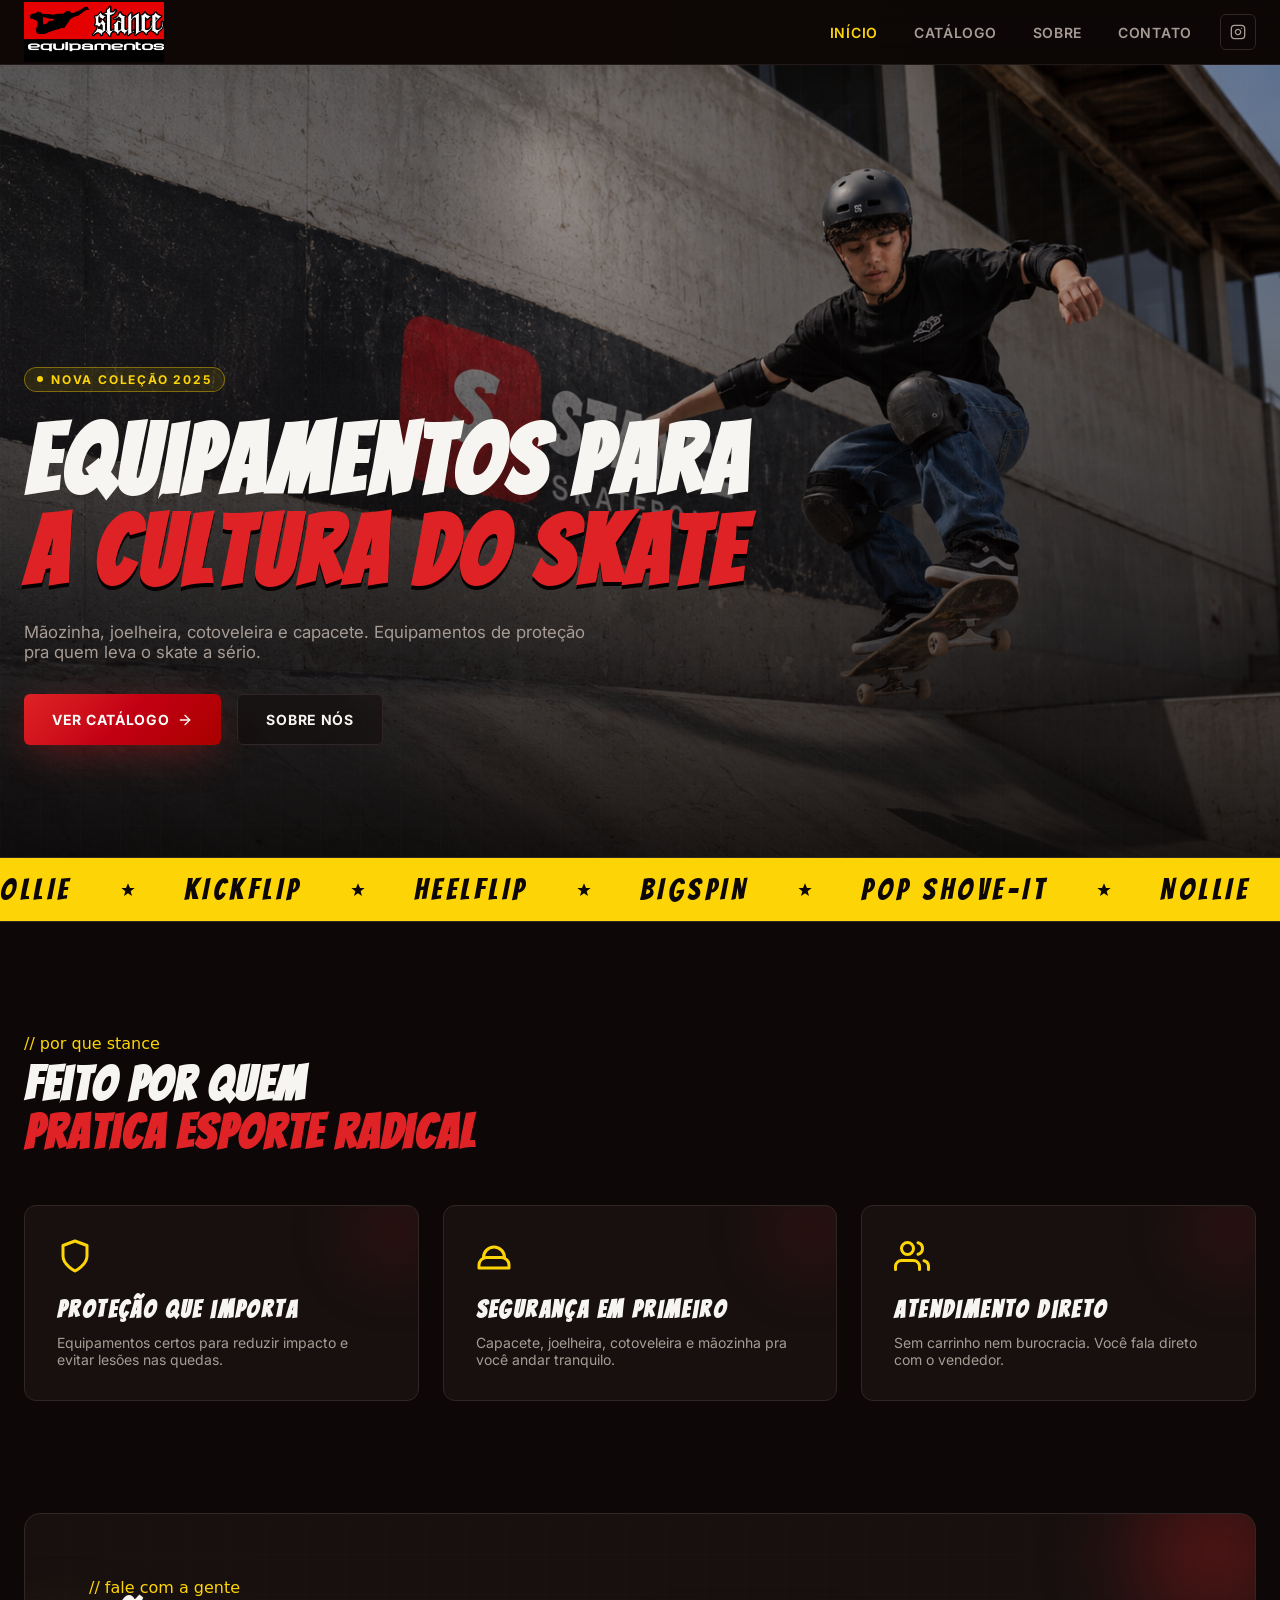
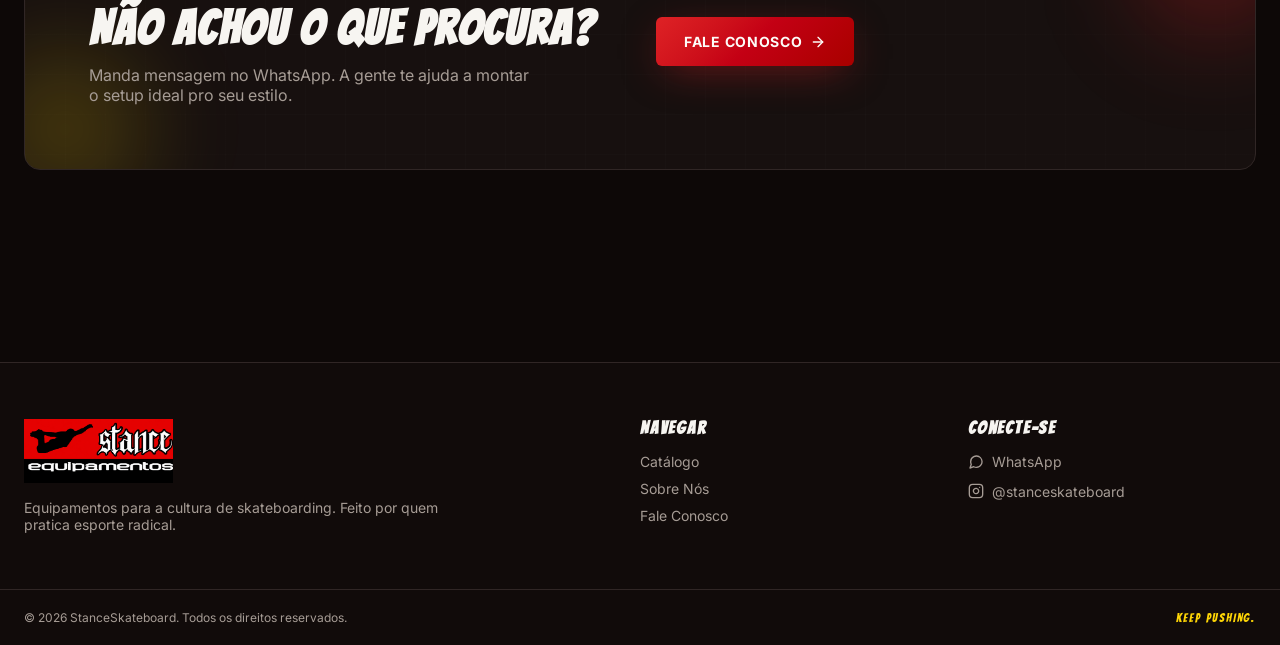
<file: index.html>
<!DOCTYPE html>
<html lang="pt-BR">
<head>
  <meta charset="UTF-8" />
  <meta name="viewport" content="width=device-width, initial-scale=1" />
  <title>StanceSkateboard — Equipamentos de proteção para skate</title>
  <meta name="description" content="Mãozinha, joelheira, cotoveleira e capacete. Equipamentos de proteção para skatistas." />
  <meta property="og:title" content="StanceSkateboard — Proteção para skate" />
  <meta property="og:description" content="Equipamentos de proteção para skate: mãozinha, joelheira, cotoveleira e capacete." />
  <meta property="og:type" content="website" />
  <link rel="stylesheet" href="styles.css" />
</head>
<body>
  <!-- HEADER -->
  <header class="site-header">
    <div class="header-inner">
      <a href="index.html" class="logo">
        <img src="assets/logo.png" alt="Stance Skateboard" class="logo-image" />
      </a>
      <nav class="nav-desktop">
        <a href="index.html" class="nav-link" data-nav="index.html">Início</a>
        <a href="catalogo.html" class="nav-link" data-nav="catalogo.html">Catálogo</a>
        <a href="sobre.html" class="nav-link" data-nav="sobre.html">Sobre</a>
        <a href="contato.html" class="nav-link" data-nav="contato.html">Contato</a>
        <a href="https://instagram.com/stanceskateboard" target="_blank" rel="noreferrer" class="icon-btn" aria-label="Instagram">
          <svg xmlns="http://www.w3.org/2000/svg" width="16" height="16" viewBox="0 0 24 24" fill="none" stroke="currentColor" stroke-width="2" stroke-linecap="round" stroke-linejoin="round"><rect x="2" y="2" width="20" height="20" rx="5" ry="5"/><path d="M16 11.37A4 4 0 1 1 12.63 8 4 4 0 0 1 16 11.37z"/><line x1="17.5" y1="6.5" x2="17.51" y2="6.5"/></svg>
        </a>
      </nav>
      <button class="menu-btn" id="menuBtn" aria-label="Menu">
        <svg id="iconMenu" xmlns="http://www.w3.org/2000/svg" width="20" height="20" viewBox="0 0 24 24" fill="none" stroke="currentColor" stroke-width="2" stroke-linecap="round" stroke-linejoin="round"><line x1="3" y1="12" x2="21" y2="12"/><line x1="3" y1="6" x2="21" y2="6"/><line x1="3" y1="18" x2="21" y2="18"/></svg>
        <svg id="iconClose" xmlns="http://www.w3.org/2000/svg" width="20" height="20" viewBox="0 0 24 24" fill="none" stroke="currentColor" stroke-width="2" stroke-linecap="round" stroke-linejoin="round" style="display:none"><line x1="18" y1="6" x2="6" y2="18"/><line x1="6" y1="6" x2="18" y2="18"/></svg>
      </button>
    </div>
    <nav class="nav-mobile" id="navMobile">
      <div class="nav-mobile-inner">
        <a href="index.html" class="nav-mobile-link" data-nav="index.html">Início</a>
        <a href="catalogo.html" class="nav-mobile-link" data-nav="catalogo.html">Catálogo</a>
        <a href="sobre.html" class="nav-mobile-link" data-nav="sobre.html">Sobre</a>
        <a href="contato.html" class="nav-mobile-link" data-nav="contato.html">Contato</a>
      </div>
    </nav>
  </header>

  <main>
    <!-- HERO -->
    <section class="hero">
      <div class="hero-bg">
        <img src="assets/hero-skater.jpg" alt="Skatista executando uma manobra em um skatepark ao pôr do sol" />
        <div class="hero-overlay"></div>
        <div class="hero-grid-overlay bg-grid"></div>
      </div>
      <div class="hero-content">
        <div>
          <div class="badge"><span class="badge-dot"></span>Nova coleção 2025</div>
          <h1>Equipamentos para<br/><span class="accent-text">a cultura do skate</span></h1>
          <p>Mãozinha, joelheira, cotoveleira e capacete. Equipamentos de proteção pra quem leva o skate a sério.</p>
          <div class="hero-actions">
            <a href="catalogo.html" class="btn btn-primary">
              Ver catálogo
              <svg xmlns="http://www.w3.org/2000/svg" width="16" height="16" viewBox="0 0 24 24" fill="none" stroke="currentColor" stroke-width="2" stroke-linecap="round" stroke-linejoin="round"><line x1="5" y1="12" x2="19" y2="12"/><polyline points="12 5 19 12 12 19"/></svg>
            </a>
            <a href="sobre.html" class="btn btn-outline">Sobre nós</a>
          </div>
        </div>
      </div>

      <!-- Marquee -->
      <div class="marquee">
        <div class="marquee-track">
          <span>OLLIE <svg class="marquee-star" viewBox="0 0 24 24" fill="currentColor"><polygon points="12 2 15 9 22 9 16 14 18 21 12 17 6 21 8 14 2 9 9 9"/></svg></span>
          <span>KICKFLIP <svg class="marquee-star" viewBox="0 0 24 24" fill="currentColor"><polygon points="12 2 15 9 22 9 16 14 18 21 12 17 6 21 8 14 2 9 9 9"/></svg></span>
          <span>HEELFLIP <svg class="marquee-star" viewBox="0 0 24 24" fill="currentColor"><polygon points="12 2 15 9 22 9 16 14 18 21 12 17 6 21 8 14 2 9 9 9"/></svg></span>
          <span>BIGSPIN <svg class="marquee-star" viewBox="0 0 24 24" fill="currentColor"><polygon points="12 2 15 9 22 9 16 14 18 21 12 17 6 21 8 14 2 9 9 9"/></svg></span>
          <span>POP SHOVE-IT <svg class="marquee-star" viewBox="0 0 24 24" fill="currentColor"><polygon points="12 2 15 9 22 9 16 14 18 21 12 17 6 21 8 14 2 9 9 9"/></svg></span>
          <span>NOLLIE <svg class="marquee-star" viewBox="0 0 24 24" fill="currentColor"><polygon points="12 2 15 9 22 9 16 14 18 21 12 17 6 21 8 14 2 9 9 9"/></svg></span>
          <span>FAKIE OLLIE <svg class="marquee-star" viewBox="0 0 24 24" fill="currentColor"><polygon points="12 2 15 9 22 9 16 14 18 21 12 17 6 21 8 14 2 9 9 9"/></svg></span>
          <span>OLLIE <svg class="marquee-star" viewBox="0 0 24 24" fill="currentColor"><polygon points="12 2 15 9 22 9 16 14 18 21 12 17 6 21 8 14 2 9 9 9"/></svg></span>
          <span>KICKFLIP <svg class="marquee-star" viewBox="0 0 24 24" fill="currentColor"><polygon points="12 2 15 9 22 9 16 14 18 21 12 17 6 21 8 14 2 9 9 9"/></svg></span>
          <span>HEELFLIP <svg class="marquee-star" viewBox="0 0 24 24" fill="currentColor"><polygon points="12 2 15 9 22 9 16 14 18 21 12 17 6 21 8 14 2 9 9 9"/></svg></span>
          <span>BIGSPIN <svg class="marquee-star" viewBox="0 0 24 24" fill="currentColor"><polygon points="12 2 15 9 22 9 16 14 18 21 12 17 6 21 8 14 2 9 9 9"/></svg></span>
          <span>POP SHOVE-IT <svg class="marquee-star" viewBox="0 0 24 24" fill="currentColor"><polygon points="12 2 15 9 22 9 16 14 18 21 12 17 6 21 8 14 2 9 9 9"/></svg></span>
          <span>NOLLIE <svg class="marquee-star" viewBox="0 0 24 24" fill="currentColor"><polygon points="12 2 15 9 22 9 16 14 18 21 12 17 6 21 8 14 2 9 9 9"/></svg></span>
          <span>FAKIE OLLIE <svg class="marquee-star" viewBox="0 0 24 24" fill="currentColor"><polygon points="12 2 15 9 22 9 16 14 18 21 12 17 6 21 8 14 2 9 9 9"/></svg></span>
        </div>
      </div>
    </section>

    <!-- FEATURES -->
    <section class="section">
      <div style="max-width:36rem">
        <p class="section-eyebrow">// por que stance</p>
        <h2 class="section-title">Feito por quem<br/><span class="text-primary">pratica esporte radical</span></h2>
      </div>
      <div class="features-grid">
        <div class="feature-card">
          <svg class="feature-icon" viewBox="0 0 24 24" fill="none" stroke="currentColor" stroke-width="2" stroke-linecap="round" stroke-linejoin="round"><path d="M12 22s8-4 8-10V5l-8-3-8 3v7c0 6 8 10 8 10z"/></svg>
          <h3>Proteção que importa</h3>
          <p>Equipamentos certos para reduzir impacto e evitar lesões nas quedas.</p>
        </div>
        <div class="feature-card">
          <svg class="feature-icon" viewBox="0 0 24 24" fill="none" stroke="currentColor" stroke-width="2" stroke-linecap="round" stroke-linejoin="round"><path d="M2 18a5 5 0 0 1 5-5h10a5 5 0 0 1 5 5v2H2z"/><path d="M5 13a7 7 0 0 1 14 0"/></svg>
          <h3>Segurança em primeiro</h3>
          <p>Capacete, joelheira, cotoveleira e mãozinha pra você andar tranquilo.</p>
        </div>
        <div class="feature-card">
          <svg class="feature-icon" viewBox="0 0 24 24" fill="none" stroke="currentColor" stroke-width="2" stroke-linecap="round" stroke-linejoin="round"><path d="M17 21v-2a4 4 0 0 0-4-4H5a4 4 0 0 0-4 4v2"/><circle cx="9" cy="7" r="4"/><path d="M23 21v-2a4 4 0 0 0-3-3.87"/><path d="M16 3.13a4 4 0 0 1 0 7.75"/></svg>
          <h3>Atendimento direto</h3>
          <p>Sem carrinho nem burocracia. Você fala direto com o vendedor.</p>
        </div>
      </div>
    </section>

    <!-- CTA -->
    <section class="cta-section">
      <div class="cta-band">
        <div class="bg-grid" style="position:absolute;inset:0;opacity:.4"></div>
        <div class="glow1"></div>
        <div class="glow2"></div>
        <div class="cta-band-inner">
          <div>
            <p class="section-eyebrow">// fale com a gente</p>
            <h2 class="section-title">Não achou o que procura?</h2>
            <p style="margin-top:.75rem;max-width:28rem;color:var(--muted-foreground)">Manda mensagem no WhatsApp. A gente te ajuda a montar o setup ideal pro seu estilo.</p>
          </div>
          <div style="display:flex;flex-wrap:wrap;gap:1rem;justify-content:flex-start">
            <a href="contato.html" class="btn btn-primary">
              Fale conosco
              <svg xmlns="http://www.w3.org/2000/svg" width="16" height="16" viewBox="0 0 24 24" fill="none" stroke="currentColor" stroke-width="2" stroke-linecap="round" stroke-linejoin="round"><line x1="5" y1="12" x2="19" y2="12"/><polyline points="12 5 19 12 12 19"/></svg>
            </a>
          </div>
        </div>
      </div>
    </section>
  </main>

  <!-- FOOTER -->
  <footer class="site-footer">
    <div class="footer-grid">
      <div class="footer-brand">
        <div class="logo">
          <img src="assets/logo.png" alt="Stance Skateboard" class="logo-image" />
        </div>
        <p>Equipamentos para a cultura de skateboarding. Feito por quem pratica esporte radical.</p>
      </div>
      <div class="footer-col">
        <h4>Navegar</h4>
        <ul>
          <li><a href="catalogo.html">Catálogo</a></li>
          <li><a href="sobre.html">Sobre Nós</a></li>
          <li><a href="contato.html">Fale Conosco</a></li>
        </ul>
      </div>
      <div class="footer-col">
        <h4>Conecte-se</h4>
        <ul>
          <li><a href="https://wa.me/5511949451966" target="_blank" rel="noreferrer">
            <svg viewBox="0 0 24 24" fill="none" stroke="currentColor" stroke-width="2" stroke-linecap="round" stroke-linejoin="round"><path d="M21 11.5a8.38 8.38 0 0 1-.9 3.8 8.5 8.5 0 0 1-7.6 4.7 8.38 8.38 0 0 1-3.8-.9L3 21l1.9-5.7a8.38 8.38 0 0 1-.9-3.8 8.5 8.5 0 0 1 4.7-7.6 8.38 8.38 0 0 1 3.8-.9h.5a8.48 8.48 0 0 1 8 8v.5z"/></svg>
            WhatsApp
          </a></li>
          <li><a href="https://instagram.com/stanceskateboard" target="_blank" rel="noreferrer">
            <svg viewBox="0 0 24 24" fill="none" stroke="currentColor" stroke-width="2" stroke-linecap="round" stroke-linejoin="round"><rect x="2" y="2" width="20" height="20" rx="5" ry="5"/><path d="M16 11.37A4 4 0 1 1 12.63 8 4 4 0 0 1 16 11.37z"/><line x1="17.5" y1="6.5" x2="17.51" y2="6.5"/></svg>
            @stanceskateboard
          </a></li>
        </ul>
      </div>
    </div>
    <div class="footer-bar">
      <div class="footer-bar-inner">
        <p>© <span id="year"></span> StanceSkateboard. Todos os direitos reservados.</p>
        <p class="keep">KEEP PUSHING.</p>
      </div>
    </div>
  </footer>

  <script src="script.js"></script>
</body>
</html>
</file>
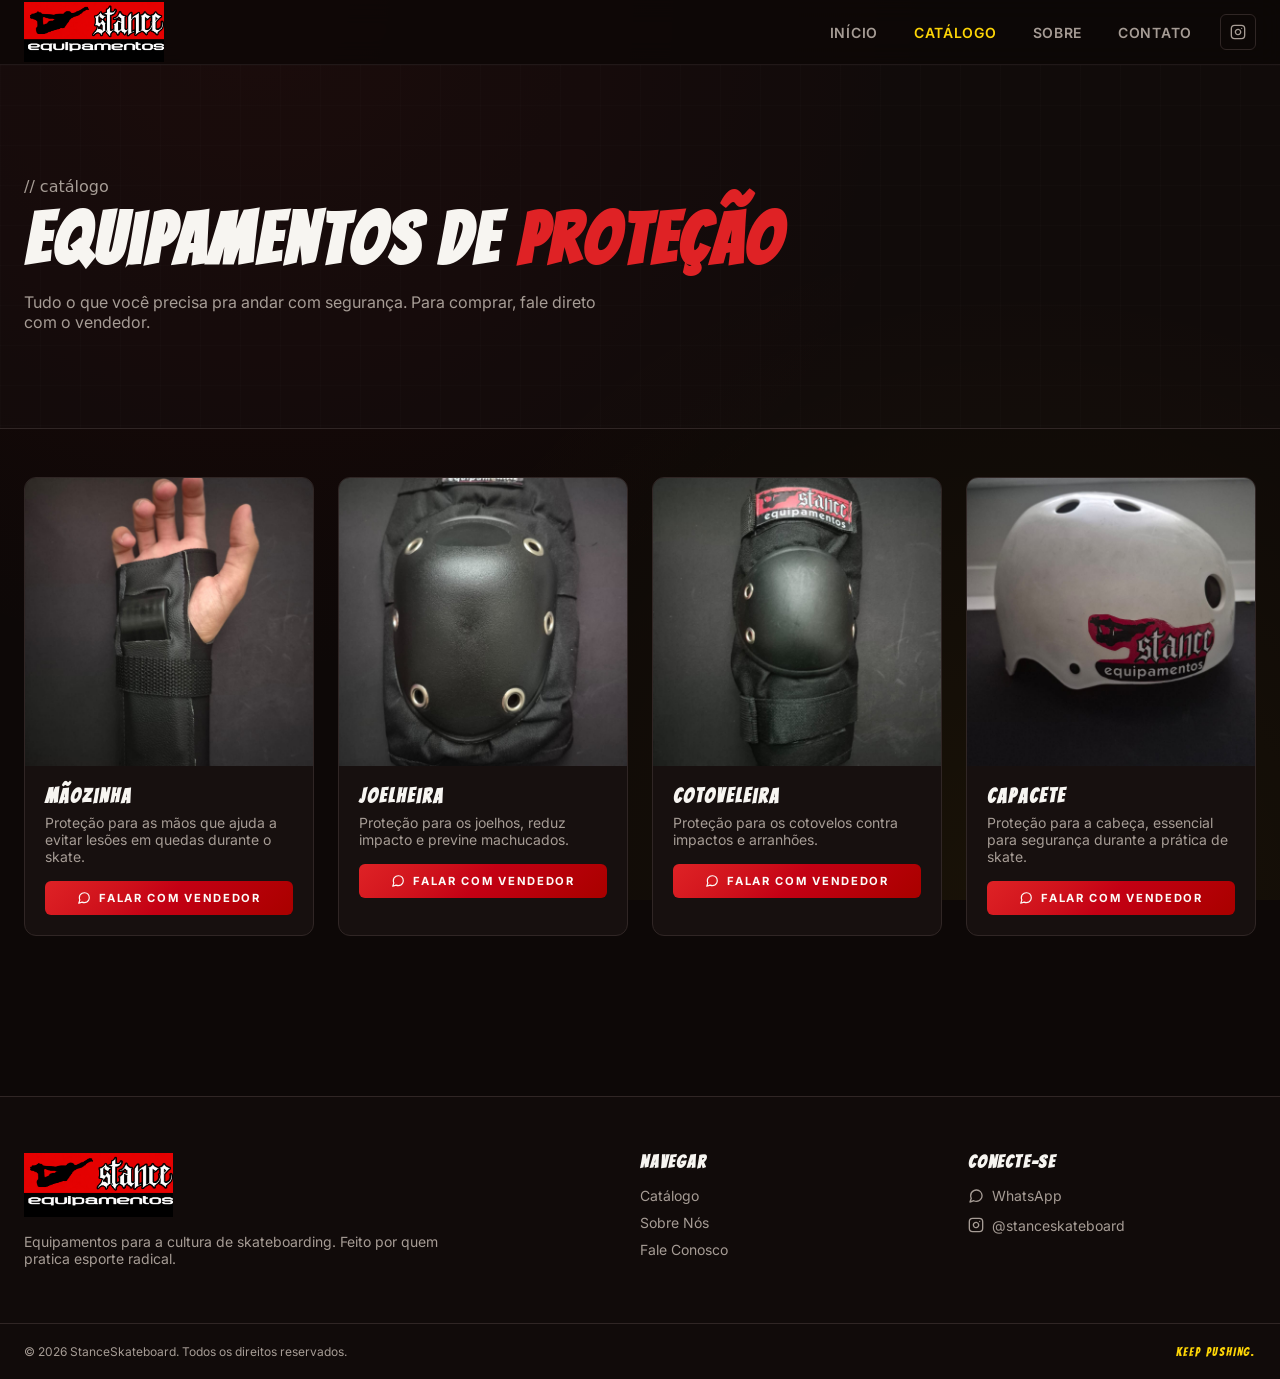
<file: catalogo.html>
<!DOCTYPE html>
<html lang="pt-BR">
<head>
  <meta charset="UTF-8" />
  <meta name="viewport" content="width=device-width, initial-scale=1" />
  <title>Catálogo — StanceSkateboard</title>
  <meta name="description" content="Equipamentos de proteção para skate: mãozinha, joelheira, cotoveleira e capacete." />
  <meta property="og:title" content="Catálogo — StanceSkateboard" />
  <meta property="og:description" content="Confira nosso catálogo de equipamentos de proteção para skate." />
  <link rel="stylesheet" href="styles.css" />
</head>
<body>
  <header class="site-header">
    <div class="header-inner">
      <a href="index.html" class="logo">
        <img src="assets/logo.png" alt="Stance Skateboard" class="logo-image" />
      </a>
      <nav class="nav-desktop">
        <a href="index.html" class="nav-link" data-nav="index.html">Início</a>
        <a href="catalogo.html" class="nav-link" data-nav="catalogo.html">Catálogo</a>
        <a href="sobre.html" class="nav-link" data-nav="sobre.html">Sobre</a>
        <a href="contato.html" class="nav-link" data-nav="contato.html">Contato</a>
        <a href="https://instagram.com/stanceskateboard" target="_blank" rel="noreferrer" class="icon-btn" aria-label="Instagram">
          <svg xmlns="http://www.w3.org/2000/svg" width="16" height="16" viewBox="0 0 24 24" fill="none" stroke="currentColor" stroke-width="2" stroke-linecap="round" stroke-linejoin="round"><rect x="2" y="2" width="20" height="20" rx="5" ry="5"/><path d="M16 11.37A4 4 0 1 1 12.63 8 4 4 0 0 1 16 11.37z"/><line x1="17.5" y1="6.5" x2="17.51" y2="6.5"/></svg>
        </a>
      </nav>
      <button class="menu-btn" id="menuBtn" aria-label="Menu">
        <svg id="iconMenu" xmlns="http://www.w3.org/2000/svg" width="20" height="20" viewBox="0 0 24 24" fill="none" stroke="currentColor" stroke-width="2" stroke-linecap="round" stroke-linejoin="round"><line x1="3" y1="12" x2="21" y2="12"/><line x1="3" y1="6" x2="21" y2="6"/><line x1="3" y1="18" x2="21" y2="18"/></svg>
        <svg id="iconClose" xmlns="http://www.w3.org/2000/svg" width="20" height="20" viewBox="0 0 24 24" fill="none" stroke="currentColor" stroke-width="2" stroke-linecap="round" stroke-linejoin="round" style="display:none"><line x1="18" y1="6" x2="6" y2="18"/><line x1="6" y1="6" x2="18" y2="18"/></svg>
      </button>
    </div>
    <nav class="nav-mobile" id="navMobile">
      <div class="nav-mobile-inner">
        <a href="index.html" class="nav-mobile-link" data-nav="index.html">Início</a>
        <a href="catalogo.html" class="nav-mobile-link" data-nav="catalogo.html">Catálogo</a>
        <a href="sobre.html" class="nav-mobile-link" data-nav="sobre.html">Sobre</a>
        <a href="contato.html" class="nav-mobile-link" data-nav="contato.html">Contato</a>
      </div>
    </nav>
  </header>

  <main>
    <section class="page-header">
      <div class="bg-grid" style="position:absolute;inset:0;opacity:.4"></div>
      <div class="page-header-inner">
        <p class="section-eyebrow">// catálogo</p>
        <h1>Equipamentos de <span class="text-primary">proteção</span></h1>
        <p>Tudo o que você precisa pra andar com segurança. Para comprar, fale direto com o vendedor.</p>
      </div>
    </section>

    <section class="section" style="padding-top:3rem;padding-bottom:4rem">
      <div class="catalog-grid">
        <article class="product-card">
          <div class="product-img-wrap"><img src="assets/product-gloves.jpg" alt="Mãozinha" loading="lazy" /></div>
          <div class="product-body">
            <h3>Mãozinha</h3>
            <p>Proteção para as mãos que ajuda a evitar lesões em quedas durante o skate.</p>
            <a href="https://wa.me/5511949451966" target="_blank" rel="noreferrer" class="product-cta">
              <svg viewBox="0 0 24 24" width="14" height="14" fill="none" stroke="currentColor" stroke-width="2" stroke-linecap="round" stroke-linejoin="round"><path d="M21 11.5a8.38 8.38 0 0 1-.9 3.8 8.5 8.5 0 0 1-7.6 4.7 8.38 8.38 0 0 1-3.8-.9L3 21l1.9-5.7a8.38 8.38 0 0 1-.9-3.8 8.5 8.5 0 0 1 4.7-7.6 8.38 8.38 0 0 1 3.8-.9h.5a8.48 8.48 0 0 1 8 8v.5z"/></svg>
              Falar com vendedor
            </a>
          </div>
        </article>
        <article class="product-card">
          <div class="product-img-wrap"><img src="assets/product-knee.jpg" alt="Joelheira" loading="lazy" /></div>
          <div class="product-body">
            <h3>Joelheira</h3>
            <p>Proteção para os joelhos, reduz impacto e previne machucados.</p>
            <a href="https://wa.me/5511949451966" target="_blank" rel="noreferrer" class="product-cta">
              <svg viewBox="0 0 24 24" width="14" height="14" fill="none" stroke="currentColor" stroke-width="2" stroke-linecap="round" stroke-linejoin="round"><path d="M21 11.5a8.38 8.38 0 0 1-.9 3.8 8.5 8.5 0 0 1-7.6 4.7 8.38 8.38 0 0 1-3.8-.9L3 21l1.9-5.7a8.38 8.38 0 0 1-.9-3.8 8.5 8.5 0 0 1 4.7-7.6 8.38 8.38 0 0 1 3.8-.9h.5a8.48 8.48 0 0 1 8 8v.5z"/></svg>
              Falar com vendedor
            </a>
          </div>
        </article>
        <article class="product-card">
          <div class="product-img-wrap"><img src="assets/product-elbow.jpg" alt="Cotoveleira" loading="lazy" /></div>
          <div class="product-body">
            <h3>Cotoveleira</h3>
            <p>Proteção para os cotovelos contra impactos e arranhões.</p>
            <a href="https://wa.me/5511949451966" target="_blank" rel="noreferrer" class="product-cta">
              <svg viewBox="0 0 24 24" width="14" height="14" fill="none" stroke="currentColor" stroke-width="2" stroke-linecap="round" stroke-linejoin="round"><path d="M21 11.5a8.38 8.38 0 0 1-.9 3.8 8.5 8.5 0 0 1-7.6 4.7 8.38 8.38 0 0 1-3.8-.9L3 21l1.9-5.7a8.38 8.38 0 0 1-.9-3.8 8.5 8.5 0 0 1 4.7-7.6 8.38 8.38 0 0 1 3.8-.9h.5a8.48 8.48 0 0 1 8 8v.5z"/></svg>
              Falar com vendedor
            </a>
          </div>
        </article>
        <article class="product-card">
          <div class="product-img-wrap"><img src="assets/product-helmet.jpg" alt="Capacete" loading="lazy" /></div>
          <div class="product-body">
            <h3>Capacete</h3>
            <p>Proteção para a cabeça, essencial para segurança durante a prática de skate.</p>
            <a href="https://wa.me/5511949451966" target="_blank" rel="noreferrer" class="product-cta">
              <svg viewBox="0 0 24 24" width="14" height="14" fill="none" stroke="currentColor" stroke-width="2" stroke-linecap="round" stroke-linejoin="round"><path d="M21 11.5a8.38 8.38 0 0 1-.9 3.8 8.5 8.5 0 0 1-7.6 4.7 8.38 8.38 0 0 1-3.8-.9L3 21l1.9-5.7a8.38 8.38 0 0 1-.9-3.8 8.5 8.5 0 0 1 4.7-7.6 8.38 8.38 0 0 1 3.8-.9h.5a8.48 8.48 0 0 1 8 8v.5z"/></svg>
              Falar com vendedor
            </a>
          </div>
        </article>
      </div>
    </section>
  </main>

  <footer class="site-footer">
    <div class="footer-grid">
      <div class="footer-brand">
        <div class="logo">
          <img src="assets/logo.png" alt="Stance Skateboard" class="logo-image" />
        </div>
        <p>Equipamentos para a cultura de skateboarding. Feito por quem pratica esporte radical.</p>
      </div>
      <div class="footer-col">
        <h4>Navegar</h4>
        <ul>
          <li><a href="catalogo.html">Catálogo</a></li>
          <li><a href="sobre.html">Sobre Nós</a></li>
          <li><a href="contato.html">Fale Conosco</a></li>
        </ul>
      </div>
      <div class="footer-col">
        <h4>Conecte-se</h4>
        <ul>
          <li><a href="https://wa.me/5511949451966" target="_blank" rel="noreferrer">
            <svg viewBox="0 0 24 24" fill="none" stroke="currentColor" stroke-width="2" stroke-linecap="round" stroke-linejoin="round"><path d="M21 11.5a8.38 8.38 0 0 1-.9 3.8 8.5 8.5 0 0 1-7.6 4.7 8.38 8.38 0 0 1-3.8-.9L3 21l1.9-5.7a8.38 8.38 0 0 1-.9-3.8 8.5 8.5 0 0 1 4.7-7.6 8.38 8.38 0 0 1 3.8-.9h.5a8.48 8.48 0 0 1 8 8v.5z"/></svg>
            WhatsApp
          </a></li>
          <li><a href="https://instagram.com/stanceskateboard" target="_blank" rel="noreferrer">
            <svg viewBox="0 0 24 24" fill="none" stroke="currentColor" stroke-width="2" stroke-linecap="round" stroke-linejoin="round"><rect x="2" y="2" width="20" height="20" rx="5" ry="5"/><path d="M16 11.37A4 4 0 1 1 12.63 8 4 4 0 0 1 16 11.37z"/><line x1="17.5" y1="6.5" x2="17.51" y2="6.5"/></svg>
            @stanceskateboard
          </a></li>
        </ul>
      </div>
    </div>
    <div class="footer-bar">
      <div class="footer-bar-inner">
        <p>© <span id="year"></span> StanceSkateboard. Todos os direitos reservados.</p>
        <p class="keep">KEEP PUSHING.</p>
      </div>
    </div>
  </footer>

  <script src="script.js"></script>
</body>
</html>
</file>
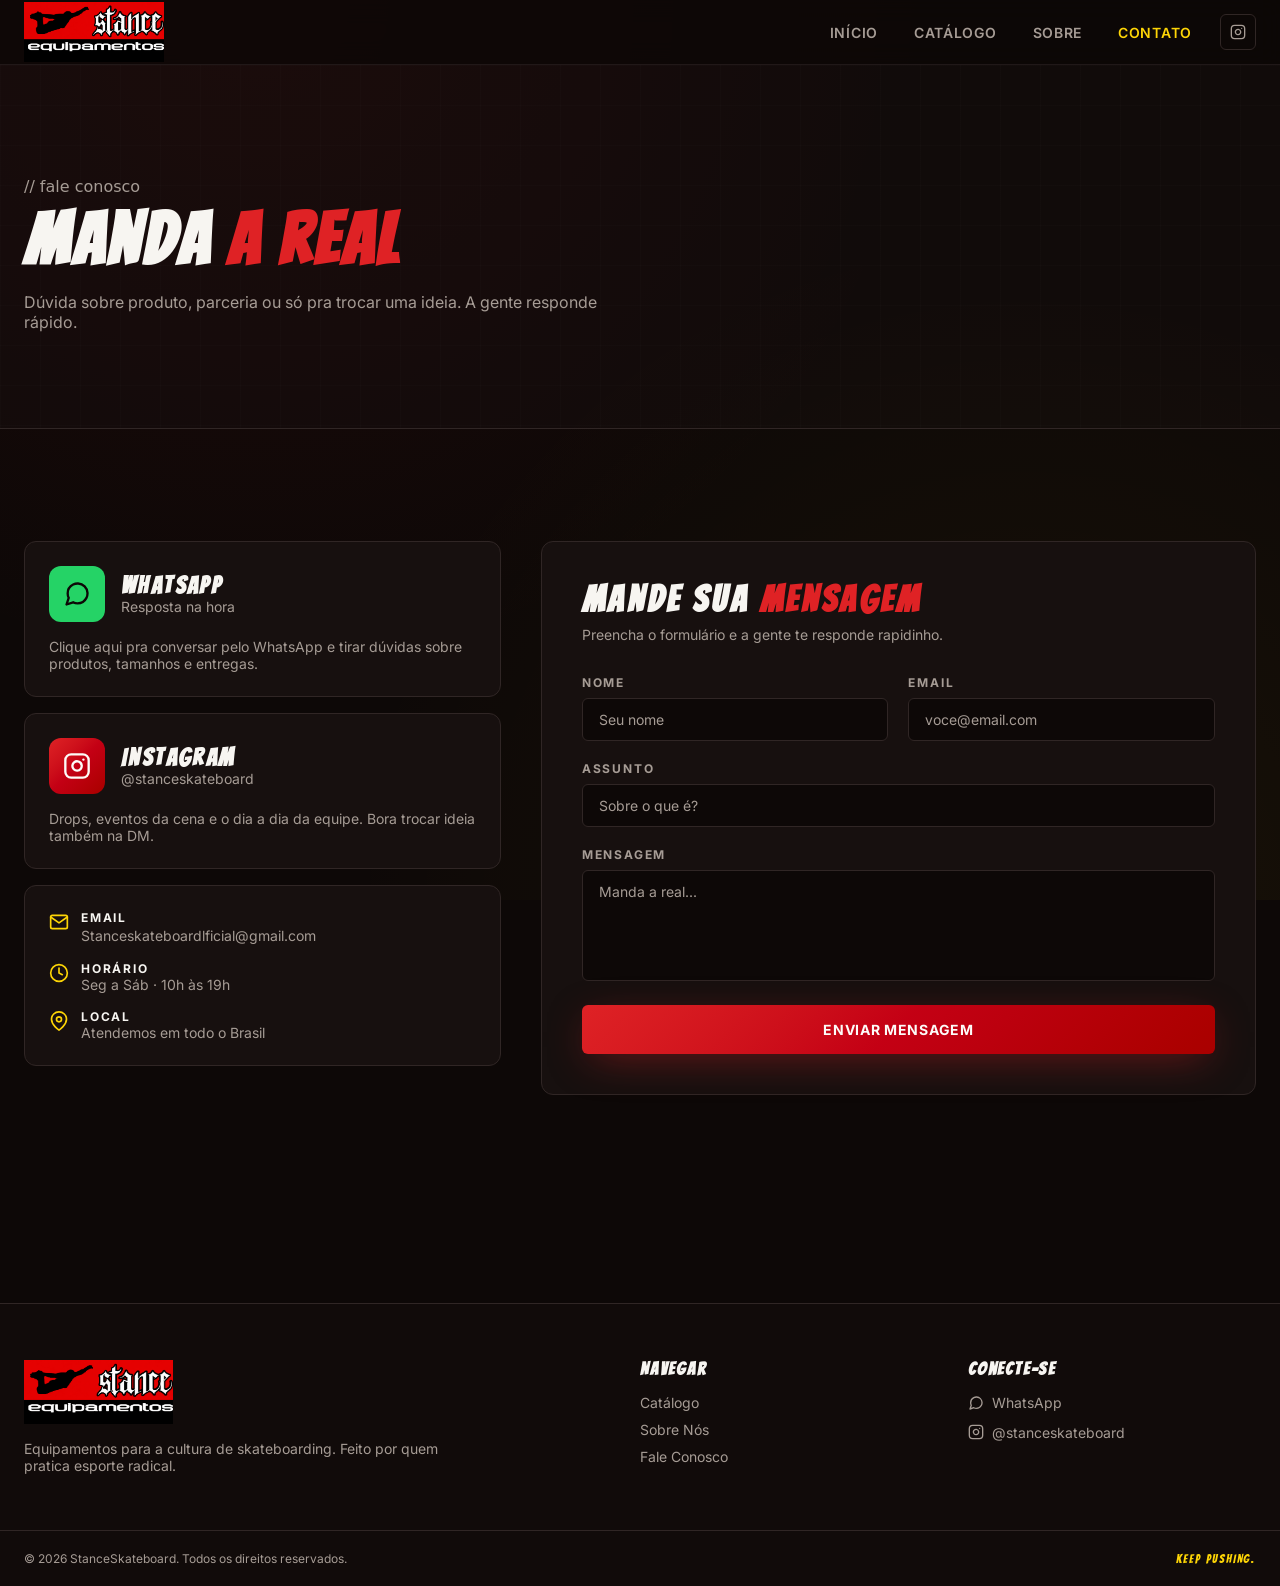
<file: contato.html>
<!DOCTYPE html>
<html lang="pt-BR">
<head>
  <meta charset="UTF-8" />
  <meta name="viewport" content="width=device-width, initial-scale=1" />
  <title>Fale Conosco — StanceSkateboard</title>
  <meta name="description" content="Entre em contato pelo WhatsApp ou Instagram. Atendimento feito por skatistas." />
  <meta property="og:title" content="Fale Conosco — StanceSkateboard" />
  <meta property="og:description" content="WhatsApp, Instagram e formulário direto para a equipe." />
  <link rel="stylesheet" href="styles.css" />
</head>
<body>
  <header class="site-header">
    <div class="header-inner">
      <a href="index.html" class="logo">
        <img src="assets/logo.png" alt="Stance Skateboard" class="logo-image" />
      </a>
      <nav class="nav-desktop">
        <a href="index.html" class="nav-link" data-nav="index.html">Início</a>
        <a href="catalogo.html" class="nav-link" data-nav="catalogo.html">Catálogo</a>
        <a href="sobre.html" class="nav-link" data-nav="sobre.html">Sobre</a>
        <a href="contato.html" class="nav-link" data-nav="contato.html">Contato</a>
        <a href="https://instagram.com/stanceskateboard" target="_blank" rel="noreferrer" class="icon-btn" aria-label="Instagram">
          <svg xmlns="http://www.w3.org/2000/svg" width="16" height="16" viewBox="0 0 24 24" fill="none" stroke="currentColor" stroke-width="2" stroke-linecap="round" stroke-linejoin="round"><rect x="2" y="2" width="20" height="20" rx="5" ry="5"/><path d="M16 11.37A4 4 0 1 1 12.63 8 4 4 0 0 1 16 11.37z"/><line x1="17.5" y1="6.5" x2="17.51" y2="6.5"/></svg>
        </a>
      </nav>
      <button class="menu-btn" id="menuBtn" aria-label="Menu">
        <svg id="iconMenu" xmlns="http://www.w3.org/2000/svg" width="20" height="20" viewBox="0 0 24 24" fill="none" stroke="currentColor" stroke-width="2" stroke-linecap="round" stroke-linejoin="round"><line x1="3" y1="12" x2="21" y2="12"/><line x1="3" y1="6" x2="21" y2="6"/><line x1="3" y1="18" x2="21" y2="18"/></svg>
        <svg id="iconClose" xmlns="http://www.w3.org/2000/svg" width="20" height="20" viewBox="0 0 24 24" fill="none" stroke="currentColor" stroke-width="2" stroke-linecap="round" stroke-linejoin="round" style="display:none"><line x1="18" y1="6" x2="6" y2="18"/><line x1="6" y1="6" x2="18" y2="18"/></svg>
      </button>
    </div>
    <nav class="nav-mobile" id="navMobile">
      <div class="nav-mobile-inner">
        <a href="index.html" class="nav-mobile-link" data-nav="index.html">Início</a>
        <a href="catalogo.html" class="nav-mobile-link" data-nav="catalogo.html">Catálogo</a>
        <a href="sobre.html" class="nav-mobile-link" data-nav="sobre.html">Sobre</a>
        <a href="contato.html" class="nav-mobile-link" data-nav="contato.html">Contato</a>
      </div>
    </nav>
  </header>

  <main>
    <section class="page-header">
      <div class="bg-grid" style="position:absolute;inset:0;opacity:.4"></div>
      <div class="page-header-inner">
        <p class="section-eyebrow">// fale conosco</p>
        <h1>Manda <span class="text-primary">a real</span></h1>
        <p>Dúvida sobre produto, parceria ou só pra trocar uma ideia. A gente responde rápido.</p>
      </div>
    </section>

    <section class="section">
      <div class="contact-grid">
        <div class="contact-channels">
          <a href="https://wa.me/5511949451966" target="_blank" rel="noreferrer" class="channel-card whatsapp">
            <div class="channel-head">
              <div class="channel-icon wa">
                <svg viewBox="0 0 24 24" fill="none" stroke="currentColor" stroke-width="2" stroke-linecap="round" stroke-linejoin="round"><path d="M21 11.5a8.38 8.38 0 0 1-.9 3.8 8.5 8.5 0 0 1-7.6 4.7 8.38 8.38 0 0 1-3.8-.9L3 21l1.9-5.7a8.38 8.38 0 0 1-.9-3.8 8.5 8.5 0 0 1 4.7-7.6 8.38 8.38 0 0 1 3.8-.9h.5a8.48 8.48 0 0 1 8 8v.5z"/></svg>
              </div>
              <div>
                <h3>WhatsApp</h3>
                <p>Resposta na hora</p>
              </div>
            </div>
            <p>Clique aqui pra conversar pelo WhatsApp e tirar dúvidas sobre produtos, tamanhos e entregas.</p>
          </a>

          <a href="https://instagram.com/stanceskateboard" target="_blank" rel="noreferrer" class="channel-card">
            <div class="channel-head">
              <div class="channel-icon ig">
                <svg viewBox="0 0 24 24" fill="none" stroke="currentColor" stroke-width="2" stroke-linecap="round" stroke-linejoin="round"><rect x="2" y="2" width="20" height="20" rx="5" ry="5"/><path d="M16 11.37A4 4 0 1 1 12.63 8 4 4 0 0 1 16 11.37z"/><line x1="17.5" y1="6.5" x2="17.51" y2="6.5"/></svg>
              </div>
              <div>
                <h3>Instagram</h3>
                <p>@stanceskateboard</p>
              </div>
            </div>
            <p>Drops, eventos da cena e o dia a dia da equipe. Bora trocar ideia também na DM.</p>
          </a>

          <div class="info-card">
            <ul>
              <li>
                <svg viewBox="0 0 24 24" fill="none" stroke="currentColor" stroke-width="2" stroke-linecap="round" stroke-linejoin="round"><path d="M4 4h16c1.1 0 2 .9 2 2v12c0 1.1-.9 2-2 2H4c-1.1 0-2-.9-2-2V6c0-1.1.9-2 2-2z"/><polyline points="22,6 12,13 2,6"/></svg>
                <div>
                  <div class="info-label">Email</div>
                  <a href="mailto:Stanceskateboardlficial@gmail.com" class="info-value">Stanceskateboardlficial@gmail.com</a>
                </div>
              </li>
              <li>
                <svg viewBox="0 0 24 24" fill="none" stroke="currentColor" stroke-width="2" stroke-linecap="round" stroke-linejoin="round"><circle cx="12" cy="12" r="10"/><polyline points="12 6 12 12 16 14"/></svg>
                <div>
                  <div class="info-label">Horário</div>
                  <p class="info-value">Seg a Sáb · 10h às 19h</p>
                </div>
              </li>
              <li>
                <svg viewBox="0 0 24 24" fill="none" stroke="currentColor" stroke-width="2" stroke-linecap="round" stroke-linejoin="round"><path d="M21 10c0 7-9 13-9 13s-9-6-9-13a9 9 0 0 1 18 0z"/><circle cx="12" cy="10" r="3"/></svg>
                <div>
                  <div class="info-label">Local</div>
                  <p class="info-value">Atendemos em todo o Brasil</p>
                </div>
              </li>
            </ul>
          </div>
        </div>

        <form class="contact-form" id="contactForm">
          <h2>Mande sua <span class="text-primary">mensagem</span></h2>
          <p>Preencha o formulário e a gente te responde rapidinho.</p>
          <div class="form-fields">
            <div class="form-row">
              <label class="field">
                <span class="field-label">Nome</span>
                <input type="text" required placeholder="Seu nome" />
              </label>
              <label class="field">
                <span class="field-label">Email</span>
                <input type="email" required placeholder="voce@email.com" />
              </label>
            </div>
            <label class="field">
              <span class="field-label">Assunto</span>
              <input type="text" placeholder="Sobre o que é?" />
            </label>
            <label class="field">
              <span class="field-label">Mensagem</span>
              <textarea rows="5" required placeholder="Manda a real..."></textarea>
            </label>
            <button type="submit" class="btn btn-primary" style="justify-content:center">Enviar mensagem</button>
          </div>
        </form>
      </div>
    </section>
  </main>

  <footer class="site-footer">
    <div class="footer-grid">
      <div class="footer-brand">
        <div class="logo">
          <img src="assets/logo.png" alt="Stance Skateboard" class="logo-image" />
        </div>
        <p>Equipamentos para a cultura de skateboarding. Feito por quem pratica esporte radical.</p>
      </div>
      <div class="footer-col">
        <h4>Navegar</h4>
        <ul>
          <li><a href="catalogo.html">Catálogo</a></li>
          <li><a href="sobre.html">Sobre Nós</a></li>
          <li><a href="contato.html">Fale Conosco</a></li>
        </ul>
      </div>
      <div class="footer-col">
        <h4>Conecte-se</h4>
        <ul>
          <li><a href="https://wa.me/5511949451966" target="_blank" rel="noreferrer">
            <svg viewBox="0 0 24 24" fill="none" stroke="currentColor" stroke-width="2" stroke-linecap="round" stroke-linejoin="round"><path d="M21 11.5a8.38 8.38 0 0 1-.9 3.8 8.5 8.5 0 0 1-7.6 4.7 8.38 8.38 0 0 1-3.8-.9L3 21l1.9-5.7a8.38 8.38 0 0 1-.9-3.8 8.5 8.5 0 0 1 4.7-7.6 8.38 8.38 0 0 1 3.8-.9h.5a8.48 8.48 0 0 1 8 8v.5z"/></svg>
            WhatsApp
          </a></li>
          <li><a href="https://instagram.com/stanceskateboard" target="_blank" rel="noreferrer">
            <svg viewBox="0 0 24 24" fill="none" stroke="currentColor" stroke-width="2" stroke-linecap="round" stroke-linejoin="round"><rect x="2" y="2" width="20" height="20" rx="5" ry="5"/><path d="M16 11.37A4 4 0 1 1 12.63 8 4 4 0 0 1 16 11.37z"/><line x1="17.5" y1="6.5" x2="17.51" y2="6.5"/></svg>
            @stanceskateboard
          </a></li>
        </ul>
      </div>
    </div>
    <div class="footer-bar">
      <div class="footer-bar-inner">
        <p>© <span id="year"></span> StanceSkateboard. Todos os direitos reservados.</p>
        <p class="keep">KEEP PUSHING.</p>
      </div>
    </div>
  </footer>

  <script src="script.js"></script>
</body>
</html>
</file>
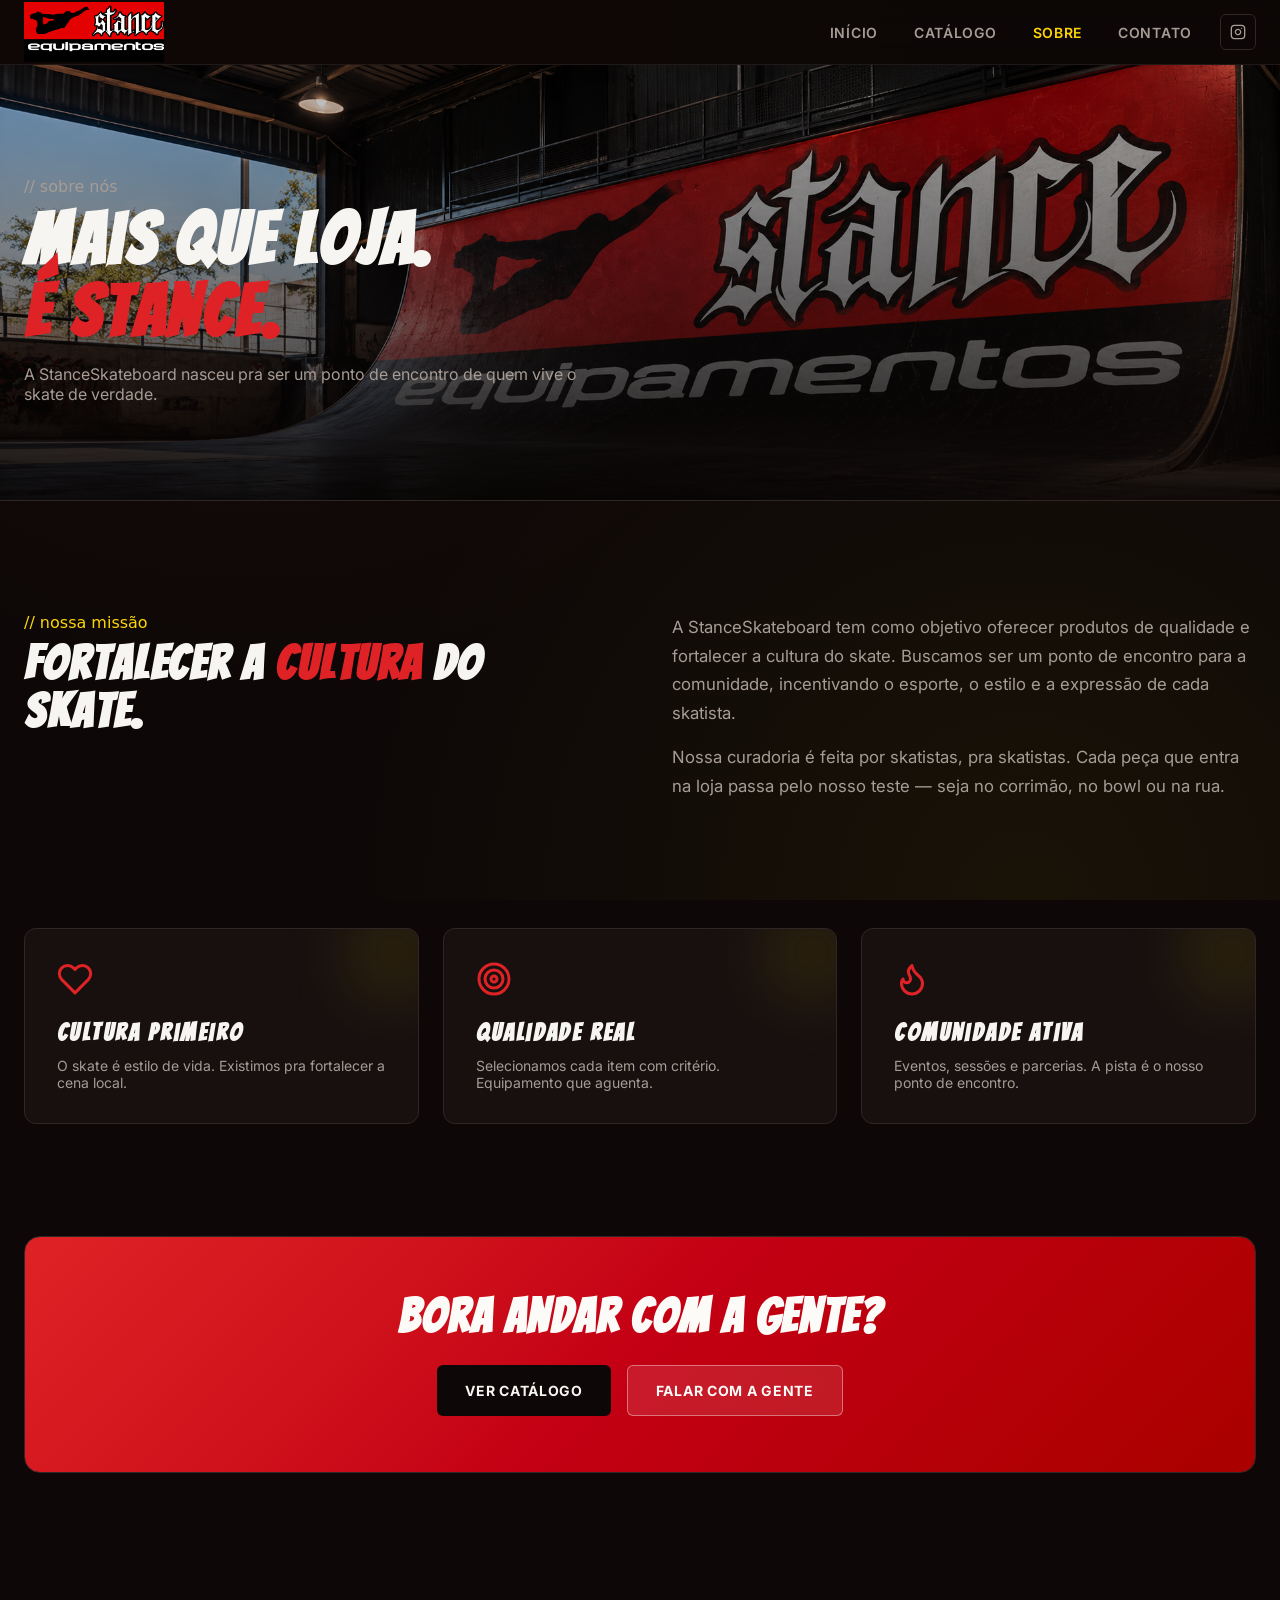
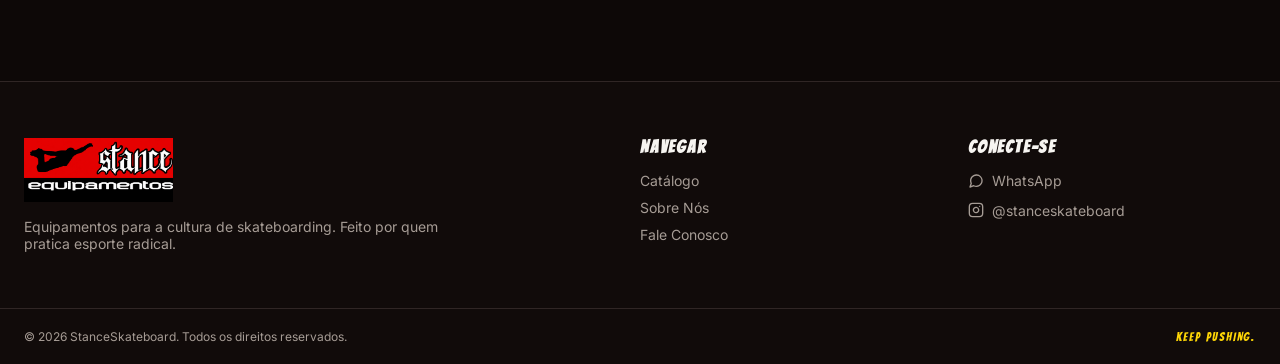
<file: sobre.html>
<!DOCTYPE html>
<html lang="pt-BR">
<head>
  <meta charset="UTF-8" />
  <meta name="viewport" content="width=device-width, initial-scale=1" />
  <title>Sobre Nós — StanceSkateboard</title>
  <meta name="description" content="A StanceSkateboard tem como objetivo oferecer produtos de qualidade e fortalecer a cultura do skate." />
  <meta property="og:title" content="Sobre Nós — StanceSkateboard" />
  <meta property="og:description" content="Mais que loja, um ponto de encontro para a comunidade do skateboarding." />
  <link rel="stylesheet" href="styles.css" />
</head>
<body>
  <header class="site-header">
    <div class="header-inner">
      <a href="index.html" class="logo">
        <img src="assets/logo.png" alt="Stance Skateboard" class="logo-image" />
      </a>
      <nav class="nav-desktop">
        <a href="index.html" class="nav-link" data-nav="index.html">Início</a>
        <a href="catalogo.html" class="nav-link" data-nav="catalogo.html">Catálogo</a>
        <a href="sobre.html" class="nav-link" data-nav="sobre.html">Sobre</a>
        <a href="contato.html" class="nav-link" data-nav="contato.html">Contato</a>
        <a href="https://instagram.com/stanceskateboard" target="_blank" rel="noreferrer" class="icon-btn" aria-label="Instagram">
          <svg xmlns="http://www.w3.org/2000/svg" width="16" height="16" viewBox="0 0 24 24" fill="none" stroke="currentColor" stroke-width="2" stroke-linecap="round" stroke-linejoin="round"><rect x="2" y="2" width="20" height="20" rx="5" ry="5"/><path d="M16 11.37A4 4 0 1 1 12.63 8 4 4 0 0 1 16 11.37z"/><line x1="17.5" y1="6.5" x2="17.51" y2="6.5"/></svg>
        </a>
      </nav>
      <button class="menu-btn" id="menuBtn" aria-label="Menu">
        <svg id="iconMenu" xmlns="http://www.w3.org/2000/svg" width="20" height="20" viewBox="0 0 24 24" fill="none" stroke="currentColor" stroke-width="2" stroke-linecap="round" stroke-linejoin="round"><line x1="3" y1="12" x2="21" y2="12"/><line x1="3" y1="6" x2="21" y2="6"/><line x1="3" y1="18" x2="21" y2="18"/></svg>
        <svg id="iconClose" xmlns="http://www.w3.org/2000/svg" width="20" height="20" viewBox="0 0 24 24" fill="none" stroke="currentColor" stroke-width="2" stroke-linecap="round" stroke-linejoin="round" style="display:none"><line x1="18" y1="6" x2="6" y2="18"/><line x1="6" y1="6" x2="18" y2="18"/></svg>
      </button>
    </div>
    <nav class="nav-mobile" id="navMobile">
      <div class="nav-mobile-inner">
        <a href="index.html" class="nav-mobile-link" data-nav="index.html">Início</a>
        <a href="catalogo.html" class="nav-mobile-link" data-nav="catalogo.html">Catálogo</a>
        <a href="sobre.html" class="nav-mobile-link" data-nav="sobre.html">Sobre</a>
        <a href="contato.html" class="nav-mobile-link" data-nav="contato.html">Contato</a>
      </div>
    </nav>
  </header>

  <main>
    <section class="page-header" style="border-bottom:1px solid var(--border)">
      <div style="position:absolute;inset:0">
        <img src="assets/about-community.jpg" alt="Grupo de skatistas reunidos em um skatepark ao pôr do sol" loading="lazy" style="width:100%;height:100%;object-fit:cover" />
        <div style="position:absolute;inset:0;background:var(--gradient-hero)"></div>
      </div>
      <div class="page-header-inner">
        <p class="section-eyebrow">// sobre nós</p>
        <h1>Mais que loja.<br/><span class="text-primary">É stance.</span></h1>
        <p>A StanceSkateboard nasceu pra ser um ponto de encontro de quem vive o skate de verdade.</p>
      </div>
    </section>

    <section class="section">
      <div class="story-grid">
        <div>
          <p class="section-eyebrow">// nossa missão</p>
          <h2 class="section-title">Fortalecer a <span class="text-primary">cultura</span> do skate.</h2>
        </div>
        <div class="story-text">
          <p>A StanceSkateboard tem como objetivo oferecer produtos de qualidade e fortalecer a cultura do skate. Buscamos ser um ponto de encontro para a comunidade, incentivando o esporte, o estilo e a expressão de cada skatista.</p>
          <p>Nossa curadoria é feita por skatistas, pra skatistas. Cada peça que entra na loja passa pelo nosso teste — seja no corrimão, no bowl ou na rua.</p>
        </div>
      </div>
    </section>

    <section class="section" style="padding-top:0">
      <div class="values-grid">
        <div class="value-card">
          <svg viewBox="0 0 24 24" fill="none" stroke="currentColor" stroke-width="2" stroke-linecap="round" stroke-linejoin="round"><path d="M20.84 4.61a5.5 5.5 0 0 0-7.78 0L12 5.67l-1.06-1.06a5.5 5.5 0 0 0-7.78 7.78l1.06 1.06L12 21.23l7.78-7.78 1.06-1.06a5.5 5.5 0 0 0 0-7.78z"/></svg>
          <h3>Cultura primeiro</h3>
          <p>O skate é estilo de vida. Existimos pra fortalecer a cena local.</p>
        </div>
        <div class="value-card">
          <svg viewBox="0 0 24 24" fill="none" stroke="currentColor" stroke-width="2" stroke-linecap="round" stroke-linejoin="round"><circle cx="12" cy="12" r="10"/><circle cx="12" cy="12" r="6"/><circle cx="12" cy="12" r="2"/></svg>
          <h3>Qualidade real</h3>
          <p>Selecionamos cada item com critério. Equipamento que aguenta.</p>
        </div>
        <div class="value-card">
          <svg viewBox="0 0 24 24" fill="none" stroke="currentColor" stroke-width="2" stroke-linecap="round" stroke-linejoin="round"><path d="M8.5 14.5A2.5 2.5 0 0 0 11 12c0-1.38-.5-2-1-3-1.072-2.143-.224-4.054 2-6 .5 2.5 2 4.9 4 6.5 2 1.6 3 3.5 3 5.5a7 7 0 1 1-14 0c0-1.153.433-2.294 1-3a2.5 2.5 0 0 0 2.5 2.5z"/></svg>
          <h3>Comunidade ativa</h3>
          <p>Eventos, sessões e parcerias. A pista é o nosso ponto de encontro.</p>
        </div>
      </div>
    </section>

    <section class="section" style="padding-top:0">
      <div class="cta-red">
        <h2>Bora andar com a gente?</h2>
        <div class="cta-red-actions">
          <a href="catalogo.html" class="btn btn-light">Ver catálogo</a>
          <a href="contato.html" class="btn btn-ghost-light">Falar com a gente</a>
        </div>
      </div>
    </section>
  </main>

  <footer class="site-footer">
    <div class="footer-grid">
      <div class="footer-brand">
        <div class="logo">
          <img src="assets/logo.png" alt="Stance Skateboard" class="logo-image" />
        </div>
        <p>Equipamentos para a cultura de skateboarding. Feito por quem pratica esporte radical.</p>
      </div>
      <div class="footer-col">
        <h4>Navegar</h4>
        <ul>
          <li><a href="catalogo.html">Catálogo</a></li>
          <li><a href="sobre.html">Sobre Nós</a></li>
          <li><a href="contato.html">Fale Conosco</a></li>
        </ul>
      </div>
      <div class="footer-col">
        <h4>Conecte-se</h4>
        <ul>
          <li><a href="https://wa.me/5511949451966" target="_blank" rel="noreferrer">
            <svg viewBox="0 0 24 24" fill="none" stroke="currentColor" stroke-width="2" stroke-linecap="round" stroke-linejoin="round"><path d="M21 11.5a8.38 8.38 0 0 1-.9 3.8 8.5 8.5 0 0 1-7.6 4.7 8.38 8.38 0 0 1-3.8-.9L3 21l1.9-5.7a8.38 8.38 0 0 1-.9-3.8 8.5 8.5 0 0 1 4.7-7.6 8.38 8.38 0 0 1 3.8-.9h.5a8.48 8.48 0 0 1 8 8v.5z"/></svg>
            WhatsApp
          </a></li>
          <li><a href="https://instagram.com/stanceskateboard" target="_blank" rel="noreferrer">
            <svg viewBox="0 0 24 24" fill="none" stroke="currentColor" stroke-width="2" stroke-linecap="round" stroke-linejoin="round"><rect x="2" y="2" width="20" height="20" rx="5" ry="5"/><path d="M16 11.37A4 4 0 1 1 12.63 8 4 4 0 0 1 16 11.37z"/><line x1="17.5" y1="6.5" x2="17.51" y2="6.5"/></svg>
            @stanceskateboard
          </a></li>
        </ul>
      </div>
    </div>
    <div class="footer-bar">
      <div class="footer-bar-inner">
        <p>© <span id="year"></span> StanceSkateboard. Todos os direitos reservados.</p>
        <p class="keep">KEEP PUSHING.</p>
      </div>
    </div>
  </footer>

  <script src="script.js"></script>
</body>
</html>
</file>
<file: styles.css>
/* StanceSkateboard — Design System (HTML/CSS/JS) */
@import url("https://fonts.googleapis.com/css2?family=Bangers&family=Permanent+Marker&family=Inter:wght@400;500;600;700;800;900&display=swap");

:root {
  --background: oklch(0.14 0.01 25);
  --foreground: oklch(0.97 0.005 80);
  --card: oklch(0.18 0.012 25);
  --muted: oklch(0.22 0.012 25);
  --muted-foreground: oklch(0.7 0.015 60);
  --primary: oklch(0.58 0.22 27);
  --primary-foreground: oklch(0.99 0.005 80);
  --accent: oklch(0.88 0.18 95);
  --accent-foreground: oklch(0.14 0.01 25);
  --border: oklch(0.28 0.015 25);
  --brand-ink: oklch(0.1 0.01 25);

  --gradient-hero: linear-gradient(180deg, oklch(0.1 0.01 25 / 0.2) 0%, oklch(0.1 0.01 25 / 0.6) 60%, oklch(0.1 0.01 25 / 0.95) 100%);
  --gradient-red: linear-gradient(135deg, oklch(0.58 0.22 27), oklch(0.45 0.2 27));

  --shadow-glow: 0 10px 40px -10px oklch(0.58 0.22 27 / 0.5);
  --shadow-card: 0 8px 30px -8px oklch(0 0 0 / 0.5);

  --font-display: "Bangers", "Permanent Marker", system-ui, sans-serif;
  --font-graffiti: "Permanent Marker", system-ui, sans-serif;
  --font-sans: "Inter", system-ui, -apple-system, sans-serif;
}

* { box-sizing: border-box; margin: 0; padding: 0; border-color: var(--border); }
html { scroll-behavior: smooth; }
body {
  background-color: var(--background);
  color: var(--foreground);
  font-family: var(--font-sans);
  -webkit-font-smoothing: antialiased;
  background-image:
    radial-gradient(circle at 20% 0%, oklch(0.58 0.22 27 / 0.08), transparent 50%),
    radial-gradient(circle at 80% 100%, oklch(0.88 0.18 95 / 0.05), transparent 50%);
  background-attachment: fixed;
  min-height: 100vh;
  display: flex;
  flex-direction: column;
}
main { flex: 1; }

h1, h2, h3, h4 {
  font-family: var(--font-display);
  letter-spacing: 0.02em;
  line-height: 1;
}
a { color: inherit; text-decoration: none; }
img { display: block; max-width: 100%; }
button { font-family: inherit; cursor: pointer; border: none; background: none; color: inherit; }

/* Utilities */
.container { max-width: 80rem; margin: 0 auto; padding: 0 1rem; }
@media (min-width: 768px) { .container { padding: 0 1.5rem; } }

.font-display { font-family: var(--font-display); letter-spacing: 0.03em; }
.font-graffiti { font-family: var(--font-graffiti); }
.text-primary { color: var(--primary); }
.text-accent { color: var(--accent); }
.text-muted { color: var(--muted-foreground); }
.bg-grid {
  background-image:
    linear-gradient(oklch(1 0 0 / 0.03) 1px, transparent 1px),
    linear-gradient(90deg, oklch(1 0 0 / 0.03) 1px, transparent 1px);
  background-size: 40px 40px;
}
.gradient-red { background: var(--gradient-red); }
.shadow-glow { box-shadow: var(--shadow-glow); }
.shadow-card { box-shadow: var(--shadow-card); }

/* Buttons */
.btn {
  display: inline-flex;
  align-items: center;
  gap: 0.5rem;
  padding: 1rem 1.75rem;
  border-radius: 0.375rem;
  font-weight: 700;
  text-transform: uppercase;
  letter-spacing: 0.05em;
  font-size: 0.875rem;
  transition: all 0.3s cubic-bezier(0.4, 0, 0.2, 1);
}
.btn-primary {
  background: var(--gradient-red);
  color: var(--primary-foreground);
  box-shadow: var(--shadow-glow);
}
.btn-primary:hover { transform: translateY(-2px); }
.btn-outline {
  border: 1px solid var(--border);
  background: oklch(0.14 0.01 25 / 0.4);
  backdrop-filter: blur(8px);
}
.btn-outline:hover { border-color: var(--accent); color: var(--accent); }

/* Header */
.site-header {
  position: sticky; top: 0; z-index: 50;
  border-bottom: 1px solid oklch(0.28 0.015 25 / 0.6);
  background: oklch(0.14 0.01 25 / 0.85);
  backdrop-filter: blur(12px);
}
.header-inner {
  max-width: 80rem; margin: 0 auto; padding: 0 1rem;
  height: 4rem; display: flex; align-items: center; justify-content: space-between;
}
@media (min-width: 768px) { .header-inner { padding: 0 1.5rem; } }
.logo { display: flex; align-items: center; gap: 0.5rem; }
.logo-mark {
  width: 2.25rem; height: 2.25rem;
  display: grid; place-items: center;
  border-radius: 0.375rem;
  background: var(--gradient-red);
  color: var(--primary-foreground);
  font-family: var(--font-display);
  font-size: 1.5rem;
  box-shadow: var(--shadow-glow);
  transition: transform 0.3s;
}
.logo:hover .logo-mark { transform: rotate(-6deg); }
.logo-text { line-height: 1; }
.logo-text .name { font-family: var(--font-display); font-size: 1.25rem; letter-spacing: 0.1em; }
.logo-text .sub { font-size: 10px; letter-spacing: 0.3em; color: var(--muted-foreground); }
.logo-image { display: block; max-height: 3.75rem; width: auto; object-fit: contain; }
.footer-brand .logo .logo-image { max-height: 4rem; }

.nav-desktop { display: none; align-items: center; gap: 0.25rem; }
@media (min-width: 768px) { .nav-desktop { display: flex; } }
.nav-link {
  padding: 0.5rem 1rem;
  font-size: 0.875rem;
  font-weight: 600;
  text-transform: uppercase;
  letter-spacing: 0.05em;
  color: var(--muted-foreground);
  transition: color 0.2s;
}
.nav-link:hover { color: var(--foreground); }
.nav-link.active { color: var(--accent); }
.icon-btn {
  margin-left: 0.5rem;
  width: 2.25rem; height: 2.25rem;
  display: grid; place-items: center;
  border-radius: 0.375rem;
  border: 1px solid var(--border);
  color: var(--muted-foreground);
  transition: all 0.2s;
}
.icon-btn:hover { border-color: var(--accent); color: var(--accent); }
.menu-btn {
  display: grid; place-items: center;
  width: 2.5rem; height: 2.5rem;
  border-radius: 0.375rem;
  border: 1px solid var(--border);
}
@media (min-width: 768px) { .menu-btn { display: none; } }
.nav-mobile { display: none; border-top: 1px solid var(--border); background: var(--background); }
.nav-mobile.open { display: block; }
@media (min-width: 768px) { .nav-mobile { display: none !important; } }
.nav-mobile-inner { max-width: 80rem; margin: 0 auto; padding: 0.5rem 1rem; display: flex; flex-direction: column; }
.nav-mobile-link {
  padding: 0.75rem 0;
  font-weight: 600;
  text-transform: uppercase;
  letter-spacing: 0.05em;
  color: var(--muted-foreground);
}
.nav-mobile-link.active { color: var(--accent); }

/* Hero */
.hero { position: relative; overflow: hidden; }
.hero-bg { position: absolute; inset: 0; }
.hero-bg img { width: 100%; height: 100%; object-fit: cover; }
.hero-overlay { position: absolute; inset: 0; background: var(--gradient-hero); }
.hero-grid-overlay { position: absolute; inset: 0; opacity: 0.4; }
.hero-content {
  position: relative;
  max-width: 80rem; margin: 0 auto;
  display: flex; flex-direction: column; justify-content: flex-end;
  min-height: 88vh;
  padding: 8rem 1rem 5rem;
}
@media (min-width: 768px) { .hero-content { padding: 10rem 1.5rem 7rem; } }
.hero-content > div { max-width: 48rem; }
.badge {
  display: inline-flex; align-items: center; gap: 0.5rem;
  padding: 0.25rem 0.75rem;
  border-radius: 9999px;
  border: 1px solid oklch(0.88 0.18 95 / 0.4);
  background: oklch(0.88 0.18 95 / 0.1);
  font-size: 0.75rem;
  font-weight: 700;
  text-transform: uppercase;
  letter-spacing: 0.15em;
  color: var(--accent);
}
.badge-dot { width: 6px; height: 6px; border-radius: 9999px; background: var(--accent); animation: pulse 2s infinite; }
@keyframes pulse { 0%, 100% { opacity: 1; } 50% { opacity: 0.5; } }
.hero h1 {
  margin-top: 1.5rem;
  font-size: clamp(3rem, 8vw, 6rem);
  letter-spacing: 0.04em;
  line-height: 0.95;
}
.hero h1 .accent-text {
  color: var(--primary);
  filter: drop-shadow(0 4px 0 oklch(0.1 0.01 25));
}
.hero p { margin-top: 1.5rem; max-width: 36rem; color: var(--muted-foreground); font-size: 1.05rem; }
.hero-actions { margin-top: 2rem; display: flex; flex-wrap: wrap; gap: 1rem; }

/* Marquee */
.marquee {
  position: relative;
  border-top: 1px solid var(--border);
  border-bottom: 1px solid var(--border);
  background: var(--accent);
  color: var(--accent-foreground);
  overflow: hidden;
}
.marquee-track {
  display: flex;
  gap: 3rem;
  white-space: nowrap;
  padding: 1rem 0;
  font-family: var(--font-display);
  font-size: 1.5rem;
  letter-spacing: 0.15em;
  animation: marquee 30s linear infinite;
}
@media (min-width: 768px) { .marquee-track { font-size: 1.875rem; } }
.marquee-track span { display: inline-flex; align-items: center; gap: 3rem; }
.marquee-star { width: 1rem; height: 1rem; }
@keyframes marquee {
  from { transform: translateX(0); }
  to { transform: translateX(-50%); }
}

/* Sections */
section.section { max-width: 80rem; margin: 0 auto; padding: 5rem 1rem; }
@media (min-width: 768px) { section.section { padding: 7rem 1.5rem; } }
.section-eyebrow { font-family: var(--font-graffiti); color: var(--accent); }
.section-title {
  margin-top: 0.5rem;
  font-size: clamp(2.25rem, 5vw, 3rem);
  letter-spacing: 0.04em;
}

/* Feature cards */
.features-grid { margin-top: 3rem; display: grid; gap: 1.5rem; }
@media (min-width: 768px) { .features-grid { grid-template-columns: repeat(3, 1fr); } }
.feature-card {
  position: relative;
  overflow: hidden;
  border-radius: 0.75rem;
  border: 1px solid var(--border);
  background: var(--card);
  padding: 2rem;
  transition: border-color 0.3s;
}
.feature-card:hover { border-color: oklch(0.58 0.22 27 / 0.6); }
.feature-card::before {
  content: "";
  position: absolute; top: -1.5rem; right: -1.5rem;
  width: 6rem; height: 6rem;
  border-radius: 9999px;
  background: oklch(0.58 0.22 27 / 0.1);
  filter: blur(2rem);
}
.feature-icon { width: 2.25rem; height: 2.25rem; color: var(--accent); }
.feature-card h3 { margin-top: 1.25rem; font-size: 1.5rem; letter-spacing: 0.1em; }
.feature-card p { margin-top: 0.75rem; font-size: 0.875rem; color: var(--muted-foreground); }

/* CTA Band */
.cta-section { max-width: 80rem; margin: 0 auto; padding: 0 1rem 6rem; }
@media (min-width: 768px) { .cta-section { padding: 0 1.5rem 6rem; } }
.cta-band {
  position: relative;
  overflow: hidden;
  border-radius: 1rem;
  border: 1px solid var(--border);
  background: var(--card);
  padding: 2.5rem;
}
@media (min-width: 768px) { .cta-band { padding: 4rem; } }
.cta-band-inner {
  position: relative;
  display: grid;
  gap: 2rem;
  align-items: center;
}
@media (min-width: 768px) { .cta-band-inner { grid-template-columns: 1fr 1fr; } }
.cta-band .glow1 { position: absolute; top: -2.5rem; right: -2.5rem; width: 10rem; height: 10rem; border-radius: 9999px; background: oklch(0.58 0.22 27 / 0.3); filter: blur(3rem); }
.cta-band .glow2 { position: absolute; bottom: -2.5rem; left: -2.5rem; width: 10rem; height: 10rem; border-radius: 9999px; background: oklch(0.88 0.18 95 / 0.2); filter: blur(3rem); }

/* Page header */
.page-header {
  position: relative;
  border-bottom: 1px solid var(--border);
  background: oklch(0.18 0.012 25 / 0.4);
  overflow: hidden;
}
.page-header-inner { position: relative; max-width: 80rem; margin: 0 auto; padding: 4rem 1rem; }
@media (min-width: 768px) { .page-header-inner { padding: 6rem 1.5rem; } }
.page-header h1 {
  margin-top: 0.5rem;
  font-size: clamp(3rem, 7vw, 4.5rem);
  letter-spacing: 0.04em;
}
.page-header p { margin-top: 1rem; max-width: 36rem; color: var(--muted-foreground); }

/* Catálogo grid */
.catalog-grid { display: grid; gap: 1.5rem; grid-template-columns: 1fr; }
@media (min-width: 640px) { .catalog-grid { grid-template-columns: repeat(2, 1fr); } }
@media (min-width: 1024px) { .catalog-grid { grid-template-columns: repeat(4, 1fr); } }
.product-card {
  overflow: hidden;
  border-radius: 0.75rem;
  border: 1px solid var(--border);
  background: var(--card);
  transition: all 0.3s;
}
.product-card:hover { transform: translateY(-4px); border-color: oklch(0.58 0.22 27 / 0.6); box-shadow: var(--shadow-card); }
.product-img-wrap { position: relative; aspect-ratio: 1 / 1; overflow: hidden; background: var(--muted); }
.product-img-wrap img { width: 100%; height: 100%; object-fit: cover; transition: transform 0.5s; }
.product-card:hover .product-img-wrap img { transform: scale(1.05); }
.product-body { padding: 1.25rem; }
.product-body h3 { font-family: var(--font-display); font-size: 1.25rem; letter-spacing: 0.1em; }
.product-body p { margin-top: 0.5rem; font-size: 0.875rem; color: var(--muted-foreground); }
.product-cta {
  margin-top: 1rem;
  width: 100%;
  display: inline-flex; align-items: center; justify-content: center; gap: 0.5rem;
  padding: 0.625rem 1rem;
  border-radius: 0.375rem;
  background: var(--gradient-red);
  color: var(--primary-foreground);
  font-size: 0.7rem;
  font-weight: 700;
  text-transform: uppercase;
  letter-spacing: 0.15em;
  transition: transform 0.2s;
}
.product-cta:hover { transform: translateY(-2px); }

/* Sobre */
.story-grid { display: grid; gap: 3rem; }
@media (min-width: 768px) { .story-grid { grid-template-columns: 1fr 1fr; gap: 4rem; } }
.story-text p { margin-bottom: 1rem; color: var(--muted-foreground); font-size: 1.05rem; line-height: 1.7; }

.values-grid { display: grid; gap: 1.5rem; }
@media (min-width: 768px) { .values-grid { grid-template-columns: repeat(3, 1fr); } }
.value-card {
  position: relative;
  overflow: hidden;
  border-radius: 0.75rem;
  border: 1px solid var(--border);
  background: var(--card);
  padding: 2rem;
  transition: border-color 0.3s;
}
.value-card:hover { border-color: oklch(0.88 0.18 95 / 0.6); }
.value-card::before {
  content: "";
  position: absolute; top: -1.5rem; right: -1.5rem;
  width: 6rem; height: 6rem;
  border-radius: 9999px;
  background: oklch(0.88 0.18 95 / 0.1);
  filter: blur(2rem);
}
.value-card svg { width: 2.25rem; height: 2.25rem; color: var(--primary); }
.value-card h3 { margin-top: 1.25rem; font-size: 1.5rem; letter-spacing: 0.1em; }
.value-card p { margin-top: 0.75rem; font-size: 0.875rem; color: var(--muted-foreground); }

.cta-red {
  border-radius: 1rem;
  border: 1px solid var(--border);
  background: var(--gradient-red);
  padding: 2.5rem;
  text-align: center;
}
@media (min-width: 768px) { .cta-red { padding: 3.5rem; } }
.cta-red h2 { font-size: clamp(2.25rem, 5vw, 3rem); color: var(--primary-foreground); letter-spacing: 0.04em; }
.cta-red-actions { margin-top: 1.5rem; display: flex; flex-wrap: wrap; justify-content: center; gap: 1rem; }
.btn-light {
  background: var(--background);
  color: var(--foreground);
}
.btn-ghost-light {
  border: 1px solid oklch(0.99 0.005 80 / 0.4);
  background: oklch(0.99 0.005 80 / 0.1);
  color: var(--primary-foreground);
  backdrop-filter: blur(8px);
}
.btn-ghost-light:hover { background: oklch(0.99 0.005 80 / 0.2); }

/* Contato */
.contact-grid { display: grid; gap: 2.5rem; }
@media (min-width: 768px) { .contact-grid { grid-template-columns: 2fr 3fr; } }
.contact-channels { display: flex; flex-direction: column; gap: 1rem; }
.channel-card {
  display: block;
  overflow: hidden;
  border-radius: 0.75rem;
  border: 1px solid var(--border);
  background: var(--card);
  padding: 1.5rem;
  transition: all 0.3s;
}
.channel-card:hover { transform: translateY(-4px); border-color: oklch(0.88 0.18 95 / 0.6); }
.channel-card.whatsapp:hover { border-color: oklch(0.7 0.18 145 / 0.6); }
.channel-head { display: flex; align-items: center; gap: 1rem; }
.channel-icon {
  width: 3.5rem; height: 3.5rem;
  display: grid; place-items: center;
  border-radius: 0.75rem;
}
.channel-icon.wa { background: #25D366; color: var(--background); }
.channel-icon.ig { background: var(--gradient-red); color: var(--primary-foreground); }
.channel-icon svg { width: 1.75rem; height: 1.75rem; }
.channel-head h3 { font-size: 1.5rem; letter-spacing: 0.1em; }
.channel-head p { font-size: 0.875rem; color: var(--muted-foreground); }
.channel-card > p { margin-top: 1rem; font-size: 0.875rem; color: var(--muted-foreground); }

.info-card {
  border-radius: 0.75rem;
  border: 1px solid var(--border);
  background: var(--card);
  padding: 1.5rem;
}
.info-card ul { list-style: none; display: flex; flex-direction: column; gap: 1rem; }
.info-card li { display: flex; gap: 0.75rem; }
.info-card li svg { width: 1.25rem; height: 1.25rem; color: var(--accent); margin-top: 0.125rem; flex-shrink: 0; }
.info-label { font-size: 0.75rem; font-weight: 700; text-transform: uppercase; letter-spacing: 0.15em; }
.info-value { font-size: 0.875rem; color: var(--muted-foreground); }
.info-value:hover { color: var(--accent); }

.contact-form {
  border-radius: 0.75rem;
  border: 1px solid var(--border);
  background: var(--card);
  padding: 1.5rem;
}
@media (min-width: 768px) { .contact-form { padding: 2.5rem; } }
.contact-form h2 { font-size: clamp(1.75rem, 4vw, 2.25rem); letter-spacing: 0.1em; }
.contact-form > p { margin-top: 0.5rem; font-size: 0.875rem; color: var(--muted-foreground); }
.form-fields { margin-top: 2rem; display: grid; gap: 1.25rem; }
.form-row { display: grid; gap: 1.25rem; }
@media (min-width: 640px) { .form-row { grid-template-columns: 1fr 1fr; } }
.field-label {
  display: block;
  margin-bottom: 0.5rem;
  font-size: 0.75rem;
  font-weight: 700;
  text-transform: uppercase;
  letter-spacing: 0.15em;
  color: var(--muted-foreground);
}
.field input, .field textarea {
  width: 100%;
  padding: 0.75rem 1rem;
  border-radius: 0.375rem;
  border: 1px solid var(--border);
  background: var(--background);
  color: var(--foreground);
  font-family: inherit;
  font-size: 0.875rem;
  outline: none;
  transition: border-color 0.2s;
}
.field input:focus, .field textarea:focus { border-color: var(--accent); }
.field textarea { resize: none; }
.field input::placeholder, .field textarea::placeholder { color: var(--muted-foreground); }

/* Footer */
.site-footer {
  margin-top: 6rem;
  border-top: 1px solid var(--border);
  background: oklch(0.18 0.012 25 / 0.4);
}
.footer-grid {
  max-width: 80rem; margin: 0 auto;
  display: grid; gap: 2.5rem;
  padding: 3.5rem 1rem;
}
@media (min-width: 768px) { .footer-grid { grid-template-columns: 2fr 1fr 1fr; padding: 3.5rem 1.5rem; } }
.footer-brand .logo-mark { width: 2.5rem; height: 2.5rem; }
.footer-brand .name { font-size: 1.5rem; }
.footer-brand p { margin-top: 1rem; max-width: 28rem; font-size: 0.875rem; color: var(--muted-foreground); }
.footer-col h4 { font-size: 1.125rem; letter-spacing: 0.1em; }
.footer-col ul { margin-top: 1rem; list-style: none; display: flex; flex-direction: column; gap: 0.625rem; font-size: 0.875rem; }
.footer-col a { color: var(--muted-foreground); transition: color 0.2s; display: inline-flex; align-items: center; gap: 0.5rem; }
.footer-col a:hover { color: var(--accent); }
.footer-col a svg { width: 1rem; height: 1rem; }
.footer-bar { border-top: 1px solid var(--border); }
.footer-bar-inner {
  max-width: 80rem; margin: 0 auto;
  padding: 1.25rem 1rem;
  display: flex; flex-direction: column; align-items: center; justify-content: space-between;
  gap: 0.5rem;
  font-size: 0.75rem;
  color: var(--muted-foreground);
}
@media (min-width: 768px) { .footer-bar-inner { flex-direction: row; padding: 1.25rem 1.5rem; } }
.footer-bar .keep { font-family: var(--font-display); letter-spacing: 0.15em; color: var(--accent); }
</file>
